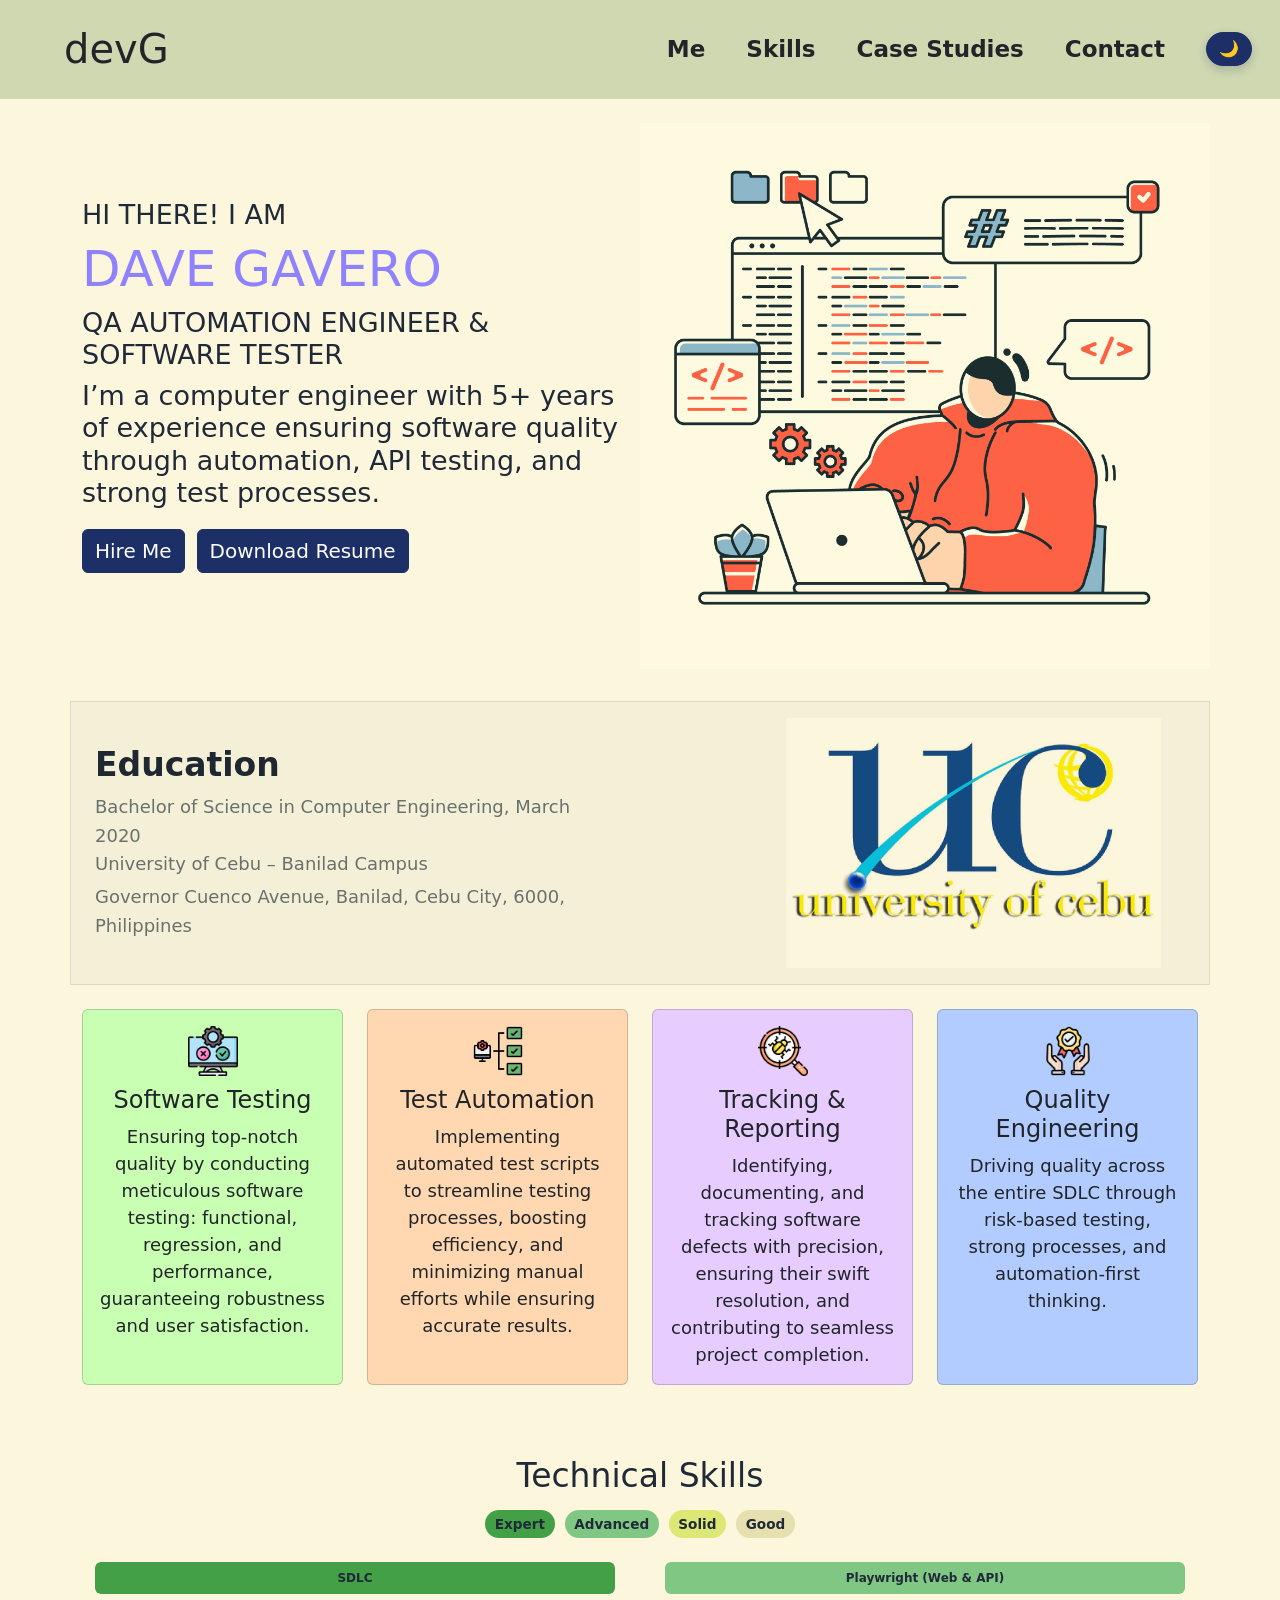
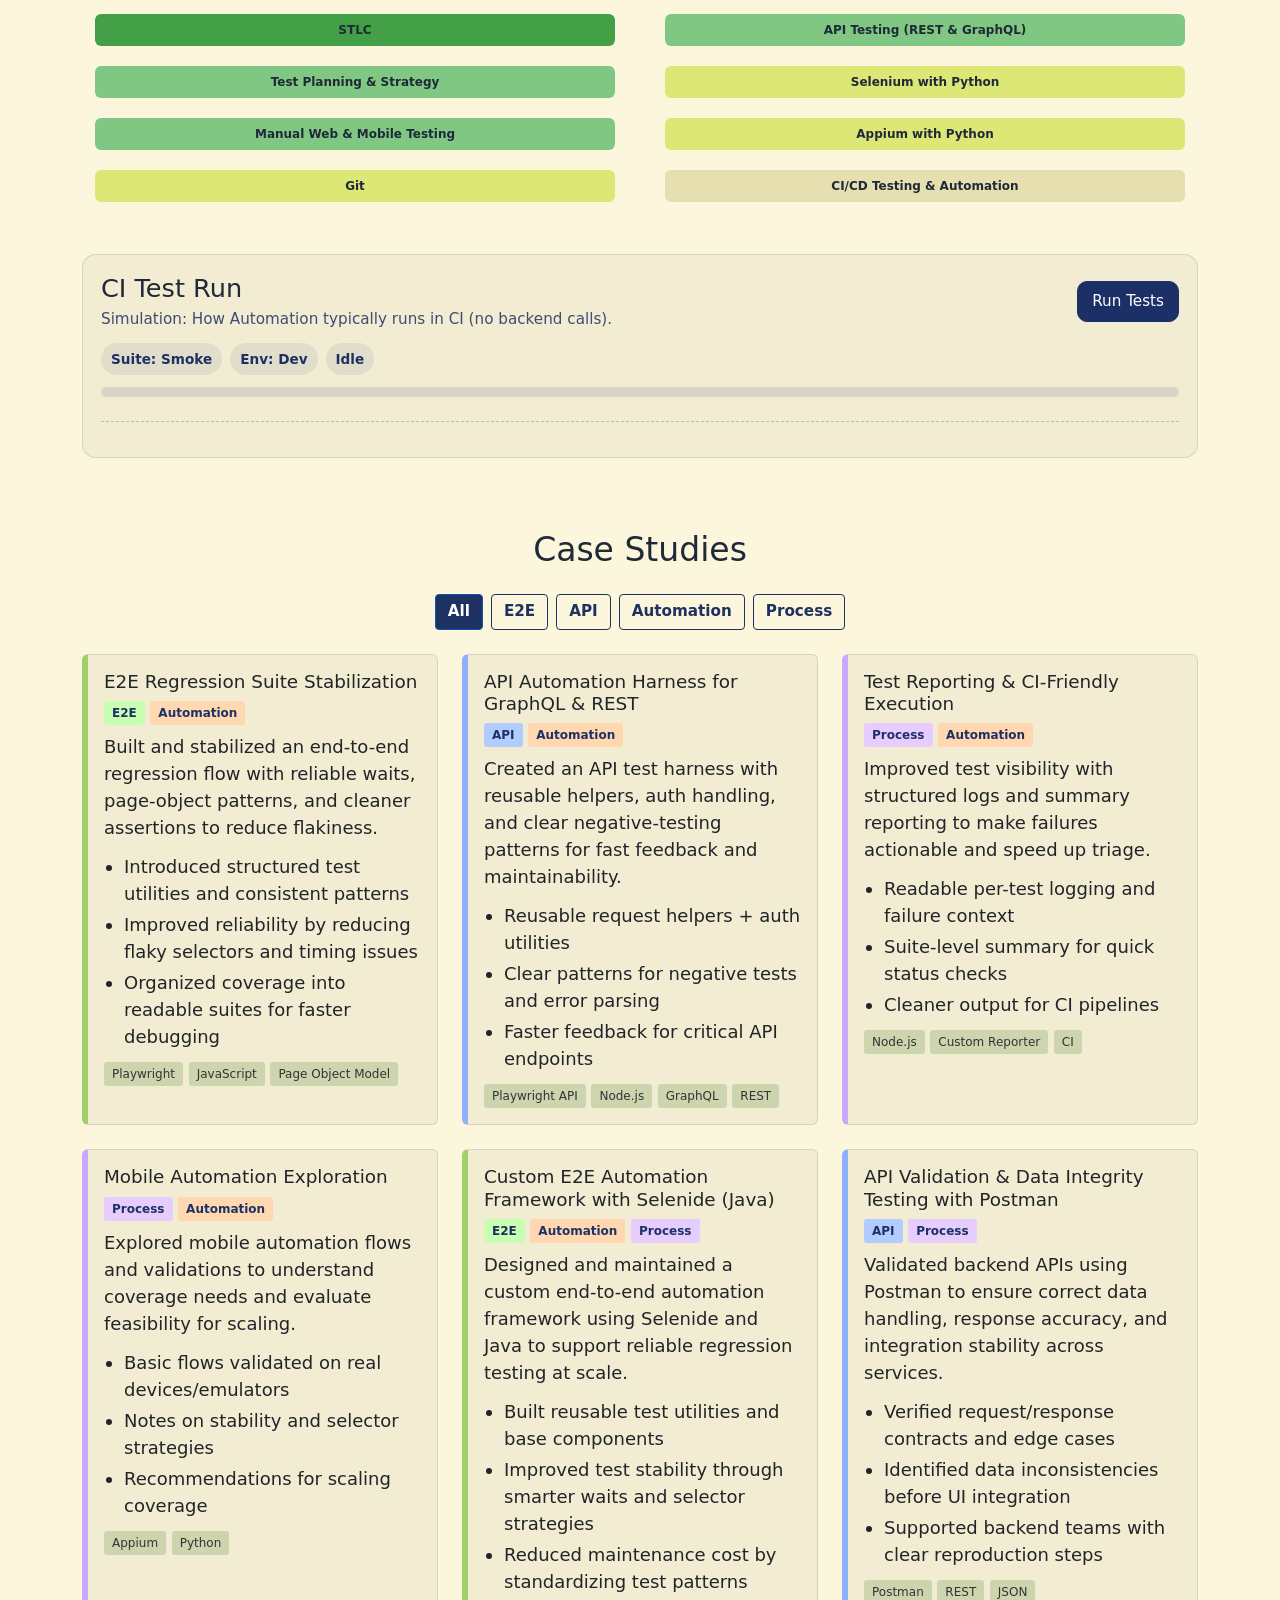
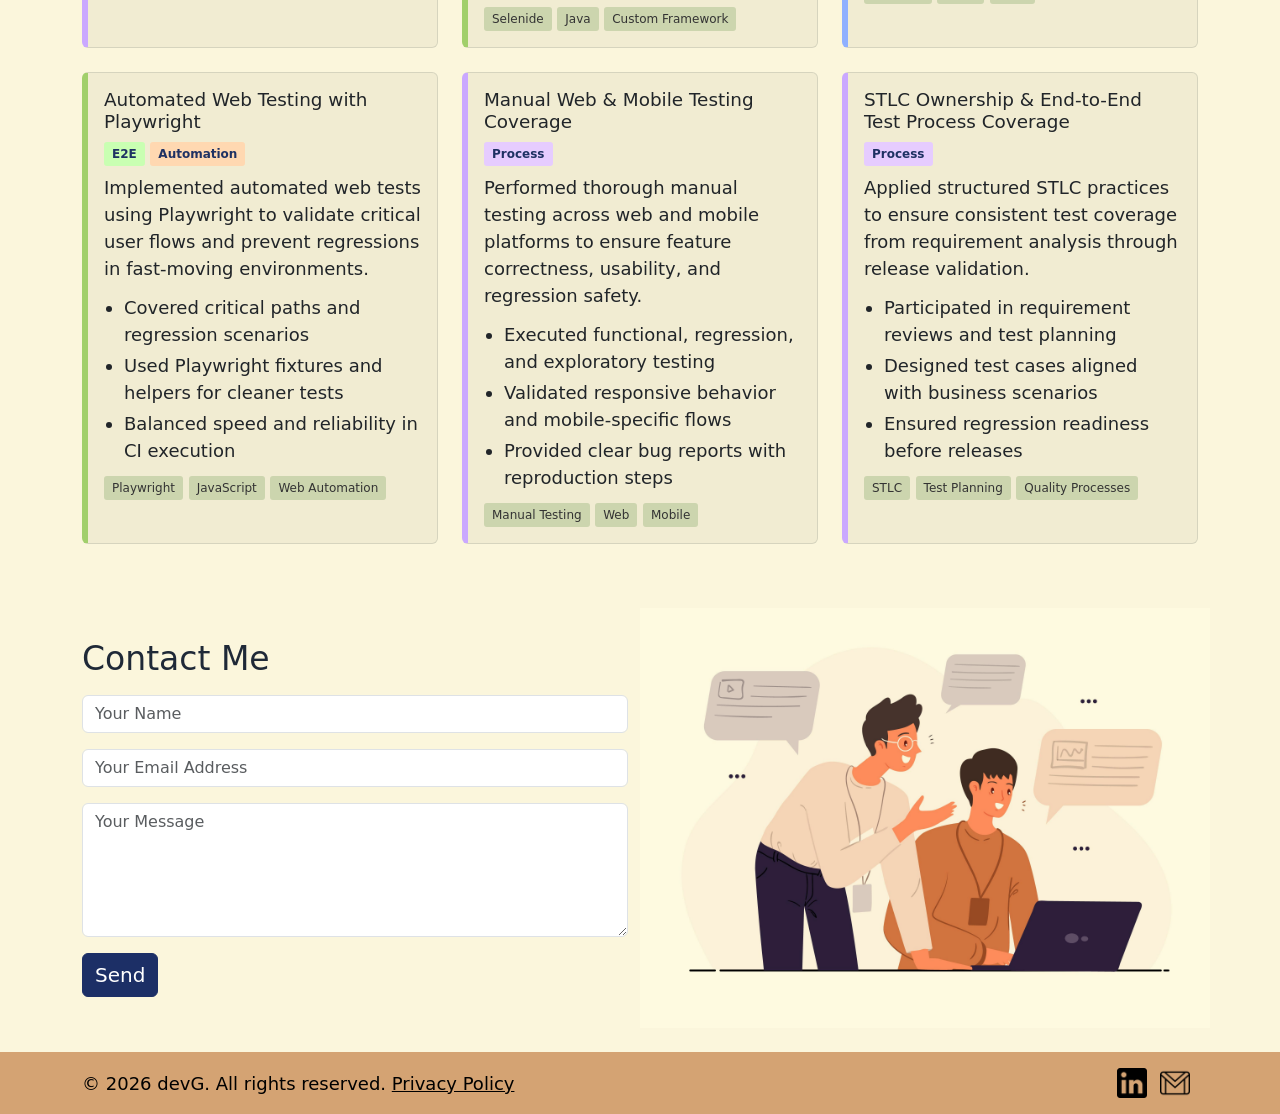
<file: index.html>
<!DOCTYPE html>
<html lang="en">
  <head>
    <link rel="icon" type="image/x-icon" href="images/boar-32x32.png" />
    <meta charset="UTF-8" />
    <meta name="viewport" content="width=device-width, initial-scale=1.0" />
    <!-- SEO STUFF -->
    <meta
      name="description"
      content="Quality Assurance Engineer specializing in automation and manual testing, showcasing professional experience, skills, and case studies."
    />
    <meta
      name="keywords"
      content="quality assurance engineer, automation, manual testing, softwaredeveloper, softwaretester, davegavero, devG"
    />
    <meta name="author" content="Dave Gavero" />
    <link rel="canonical" href="https://dgavero.github.io/" />
    <title>Quality Assurance Engineer | devG</title>
    <!-- Bootstrap CSS -->
    <link
      href="https://cdn.jsdelivr.net/npm/bootstrap@5.3.0/dist/css/bootstrap.min.css"
      rel="stylesheet"
    />
    <link rel="stylesheet" href="styles.css" />
  </head>

  <body class="custom-body-bg">
    <div class="sticky-top theme-bg-light">
      <header
        class="p-3 d-flex justify-content-between align-items-center custom-navbar-bg"
      >
        <h1 class="mb-0 ms-5">
          <a   
            href="/"
            class="text-decoration-none theme-text-dark d-block no-select"
            >devG</a
          >
        </h1>
        <nav class="navbar navbar-expand-lg theme-navbar">
          <div class="container-fluid custom-navbar-bg">
            <!-- Navbar content -->
            <!-- Brand and toggle get grouped for better mobile display -->
            <button
              class="navbar-toggler d-lg-none"
              type="button"
              onclick="toggleSidebar()"
            >
              <div class="animated-icon1">
                <span></span>
                <span></span>
                <span></span>
              </div>
            </button>
            <div class="collapse navbar-collapse" id="navbarNav">
              <ul class="navbar-nav">
                <li class="nav-item">
                  <a class="nav-link" href="#works">Me</a>
                </li>
                <li class="nav-item">
                  <a class="nav-link" href="#technical-skills">Skills</a>
                </li>
                <li class="nav-item">
                  <a class="nav-link" href="#case-studies">Case Studies</a>
                </li>
                <li class="nav-item">
                  <a class="nav-link" href="#contact">Contact</a>
                </li>
              </ul>
              <button
              type="button"
              id="theme-toggle"
              class="btn btn-sm ms-2 theme-toggle-btn"
              aria-label="Toggle dark mode"
              title="Toggle dark mode"
            >
              🌙
            </button>
            </div>
          </div>
        </nav>
      </header>
    </div>

    <!-- Sidebar content for smaller screens -->
    <div class="sidebar d-lg-none custom-navbar-bg" id="sidebar">
      <ul class="nav flex-column mt-5 navbar-nav ms-4">
        <li class="nav-item">
          <a class="nav-link" href="#works">Me</a>
        </li>
        <li class="nav-item">
          <a class="nav-link" href="#technical-skills">Skills</a>
        </li>
        <li class="nav-item">
          <a class="nav-link" href="#case-studies">Case Studies</a>
        </li>
        <li class="nav-item">
          <a class="nav-link" href="#contact">Contact</a>
        </li>
      </ul>      
    </div>
    <div class="sidebar-overlay" onclick="toggleSidebar()"></div>

    <div class="container py-3 my-2 sr-section" id="works">
      <div class="row align-items-center">
        <div class="col-md-6 custom-text">
          <h3>HI THERE! I AM</h3>
          <h1 id="custom-h1">DAVE GAVERO</h1>
          <h3>
            QA AUTOMATION ENGINEER & <br />
            SOFTWARE TESTER
          </h3>
          <h3>
            I’m a computer engineer with 5+ years of experience ensuring software quality through automation, 
            API testing, and strong test processes.
          </h3>
          <div class="mt-3 custom-text mb-3 hero-cta">
            <a
            href="#contact"
            class="btn btn-primary btn-md my-1 custom-button"
            id="custom-btns"
          >
            Hire Me
          </a>
            <a
              href="files/Dave_Gavero_QA_Automation_Engineer.pdf"
              class="btn btn-primary btn-md my-1 custom-button"
              id="custom-btns"
              download="Dave_Gavero_QA_Automation_Engineer.pdf"
            >
              Download Resume
            </a>
          </div>
        </div>
        <div class="col-md-6 hero-illustration">
          <img
            src="images/software-dev.jpg"
            alt="rivenchibi"
            class="img-fluid d-none d-md-block style-softedge"
          />
        </div>
      </div>
    </div>

    <div class="container theme-bg-light py-3 mt-3 style-softedge border sr-section no-select">
      <div class="container row align-items-center">
        <div class="education-details col-md-6 text-center text-md-start">
          <h2 class="fw-bold custom-text">Education</h2>
          <p class="mb-0 text-secondary" id="custom-texts">
            Bachelor of Science in Computer Engineering, March 2020
          </p>
          <p class="mb-1 text-secondary" id="custom-texts">
            University of Cebu – Banilad Campus
          </p>
          <p class="mb-0 text-secondary" id="custom-texts">
            Governor Cuenco Avenue, Banilad, Cebu City, 6000, Philippines
          </p>
        </div>
        <div class="col-md-6 col-auto text-end d-none d-md-block">
          <img src="images/uc_logo1.png" alt="uclogo" class="img-fluid" />
        </div>
      </div>
    </div>

    <div class="container text-center py-3 my-2 sr-section">
      <div class="row">
        <!-- Card 1: Software Testing -->
        <div class="col-xl-3 col-lg-6 mb-4">
          <div class="card h-100 service-card--testing">
            <div class="card-body">
              <img
                src="images/icons/software-testing.png"
                alt="softwaretesting"
                class="card-icons"
              />
              <h4 class="card-title">Software Testing</h4>
              <p class="card-text" id="custom-texts">
                Ensuring top-notch quality by conducting meticulous software
                testing: functional, regression, and performance, guaranteeing
                robustness and user satisfaction.
              </p>
            </div>
          </div>
        </div>

        <!-- Card 2: Test Automation -->
        <div class="col-xl-3 col-lg-6 mb-4">
          <div class="card h-100 service-card--automation">
            <div class="card-body">
              <img
                src="images/icons/test-automation.png"
                alt="automations"
                class="card-icons"
              />
              <h4 class="card-title">Test Automation</h4>
              <p class="card-text" id="custom-texts">
                Implementing automated test scripts to streamline testing
                processes, boosting efficiency, and minimizing manual efforts
                while ensuring accurate results.
              </p>
            </div>
          </div>
        </div>

        <!-- Card 3: Bug Tracking & Reporting -->
        <div class="col-xl-3 col-lg-6 mb-4">
          <div class="card h-100 service-card--tracking">
            <div class="card-body">
              <img
                src="images/icons/bug.png"
                alt="tracking"
                class="card-icons"
              />
              <h4 class="card-title">Tracking & Reporting</h4>
              <p class="card-text" id="custom-texts">
                Identifying, documenting, and tracking software defects with
                precision, ensuring their swift resolution, and contributing to
                seamless project completion.
              </p>
            </div>
          </div>
        </div>

        <!-- Card 4: Quality Engineering -->
        <div class="col-xl-3 col-lg-6 mb-4">
          <div class="card h-100 service-card--quality">
            <div class="card-body text-center">
              <img
                src="images/icons/qa-eng.png"
                alt="webcreate"
                class="card-icons"
              />
              <h4 class="card-title">Quality Engineering</h4>
              <p class="card-text" id="custom-texts">
                Driving quality across the entire SDLC through risk-based testing, 
                strong processes, and automation-first thinking.
              </p>
            </div>
          </div>
        </div>
      </div>
    </div>

    <div class="container sr-section no-select" id="technical-skills" aria-label="Technical skills">
      <div class="row justify-content-center">
        <div class="technical-skills-heading-wrap">
          <h2 class="text-center custom-text mb-0">Technical Skills</h2>
          <div class="skills-legend skills-legend--inline">
            <span class="skills-legend__tag skills-legend__tag--expert">Expert</span>
            <span class="skills-legend__tag skills-legend__tag--advanced">Advanced</span>
            <span class="skills-legend__tag skills-legend__tag--solid">Solid</span>
            <span class="skills-legend__tag skills-legend__tag--good">Good</span>
          </div>
        </div>
        <div
          class="col-md-6 skills-container"
          id="technical-skills-left"
          aria-label="Technical skills left column"
        ></div>

        <div
          class="col-md-6"
          id="technical-skills-right"
          aria-label="Technical skills right column"
        ></div>
      </div>
    </div>


    <!-- Signature Tester Interaction: Sample CI Test Run -->
<div class="container py-3 my-3 sr-section no-select" id="ci-demo" aria-label="Sample CI test run">
  <div class="ci-demo-card">
    <div class="ci-demo-header">
      <div>
        <h2 class="custom-text ci-demo-title mb-1">CI Test Run</h2>
        <p class="ci-demo-subtext mb-0">
          Simulation: How Automation typically runs in CI (no backend calls).
        </p>
      </div>

      <button
        type="button"
        id="ci-demo-run"
        class="btn btn-primary custom-button ci-demo-run"
        aria-label="Run sample test suite"
      >
        Run Tests
      </button>
    </div>

    <div class="ci-demo-meta">
      <span class="ci-meta-pill">Suite: Smoke</span>
      <span class="ci-meta-pill">Env: Dev</span>
      <span class="ci-meta-pill" id="ci-demo-status" aria-live="polite">Idle</span>
    </div>

    <div class="ci-progress" aria-label="Test run progress">
      <div class="ci-progress-bar" id="ci-demo-bar" style="width: 0%"></div>
    </div>

    <ul class="ci-log" id="ci-demo-log" aria-label="Test run logs"></ul>

    <div class="ci-demo-summary" id="ci-demo-summary" aria-live="polite"></div>
  </div>
</div>



    <div class="container py-3 my-2 sr-section no-select" id="case-studies" aria-label="Case studies">
      <h2 class="text-center custom-text my-4">Case Studies</h2>
      <div class="case-studies-tabs" role="tablist" aria-label="Filter case studies">
        <button type="button" class="btn btn-primary custom-button case-studies-tab active" data-filter="All" role="tab" aria-selected="true">All</button>
        <button type="button" class="btn btn-primary custom-button case-studies-tab" data-filter="E2E" role="tab" aria-selected="false">E2E</button>
        <button type="button" class="btn btn-primary custom-button case-studies-tab" data-filter="API" role="tab" aria-selected="false">API</button>
        <button type="button" class="btn btn-primary custom-button case-studies-tab" data-filter="Automation" role="tab" aria-selected="false">Automation</button>
        <button type="button" class="btn btn-primary custom-button case-studies-tab" data-filter="Process" role="tab" aria-selected="false">Process</button>
      </div>
      <div class="row" id="case-studies-cards"></div>
    </div>


    <div class="container py-3 my-2 sr-section" id="contact">
      <div class="row align-items-center justify-content-center">
        <div class="col-md-6">
          <h2 class="custom-text">Contact Me</h2>
          <form
            id="contactForm"
            action="https://formspree.io/f/mqedkrkz"
            method="POST"
          >
            <input type="hidden" name="_subject" value="New portfolio contact" />
            <div class="form-group my-3">
              <input
                type="text"
                class="form-control"
                id="name"
                name="name"
                placeholder="Your Name"
                required
              />
            </div>
            <div class="form-group my-3">
              <input
                type="email"
                class="form-control"
                id="email"
                name="email"
                placeholder="Your Email Address"
                required
              />
            </div>
            <div class="form-group my-3">
              <textarea
                class="form-control"
                id="message"
                name="message"
                rows="5"
                placeholder="Your Message"
                required
              ></textarea>
            </div>
            <button
              type="submit"
              class="btn btn-primary custom-button"
              id="custom-btns"
            >
              Send
            </button>
          </form>
        </div>
        <div class="col-md-6 d-none d-md-block contact-illustration">
          <img
            src="images/4630062.jpg"
            alt="riven"
            class="img-fluid style-softedge"
          />
        </div>
      </div>
    </div>

    <footer class="text-light py-3 custom-footer-bg">
      <div class="container custom-footer-bg">
        <div
          class="row align-items-center justify-content-center justify-content-md-between"
        >
          <div class="col-md-6 text-md-start text-center">
            <p id="custom-texts" class="mb-0 custom-footer-text">
              &copy; 2026 devG. All rights reserved.
              <a href="/privacy-policy/" class="text-info custom-footer-text"
                >Privacy Policy</a
              >
            </p>
          </div>
          <div class="col-md-6 text-md-end text-center mt-3 mt-md-0">
            <a
              href="https://www.linkedin.com/in/dgavero/"
              class="me-2 footer-icon"
              target="_blank"
              rel="noopener noreferrer"
            >
              <img
                src="/images/icons/b_linkedin.png"
                alt="LinkedIN"
                class="img-fluid"
              />
            </a>
            <a href="mailto:gaverodave@gmail.com" class="me-2 footer-icon">
              <img
                src="/images/icons/b_gmail.png"
                alt="Email"
                class="img-fluid"
              />
            </a>
          </div>
        </div>
      </div>
    </footer>

    <script src="https://cdn.jsdelivr.net/npm/bootstrap@5.3.0/dist/js/bootstrap.bundle.min.js"></script>

    <!-- Contact form success modal -->
    <div
      class="modal fade theme-modal"
      id="contactSuccessModal"
      tabindex="-1"
      aria-hidden="true"
    >
      <div class="modal-dialog modal-dialog-centered">
        <div class="modal-content">
          <div class="modal-header">
            <h5 class="modal-title">Message sent</h5>
            <button
              type="button"
              class="btn-close"
              data-bs-dismiss="modal"
              aria-label="Close"
            ></button>
          </div>
          <div class="modal-body">
            Thanks for reaching out. I'll get back to you soon.
          </div>
          <div class="modal-footer">
            <button
              type="button"
              class="btn btn-primary custom-button"
              data-bs-dismiss="modal"
            >
              Close
            </button>
          </div>
        </div>
      </div>
    </div>

    <!-- Contact form error modal -->
    <div
      class="modal fade theme-modal"
      id="contactErrorModal"
      tabindex="-1"
      aria-hidden="true"
    >
      <div class="modal-dialog modal-dialog-centered">
        <div class="modal-content">
          <div class="modal-header">
            <h5 class="modal-title">Message failed</h5>
            <button
              type="button"
              class="btn-close"
              data-bs-dismiss="modal"
              aria-label="Close"
            ></button>
          </div>
          <div class="modal-body">
            Form is temporarily unavailable—please email me directly at
            gaverodave@gmail.com
          </div>
          <div class="modal-footer">
            <button
              type="button"
              class="btn btn-secondary"
              data-bs-dismiss="modal"
            >
              Close
            </button>
          </div>
        </div>
      </div>
    </div>

    <script src="https://cdnjs.cloudflare.com/ajax/libs/jquery/3.6.0/jquery.min.js"></script>
    <script type="module" src="script.js"></script>
  </body>
</html>
</file>
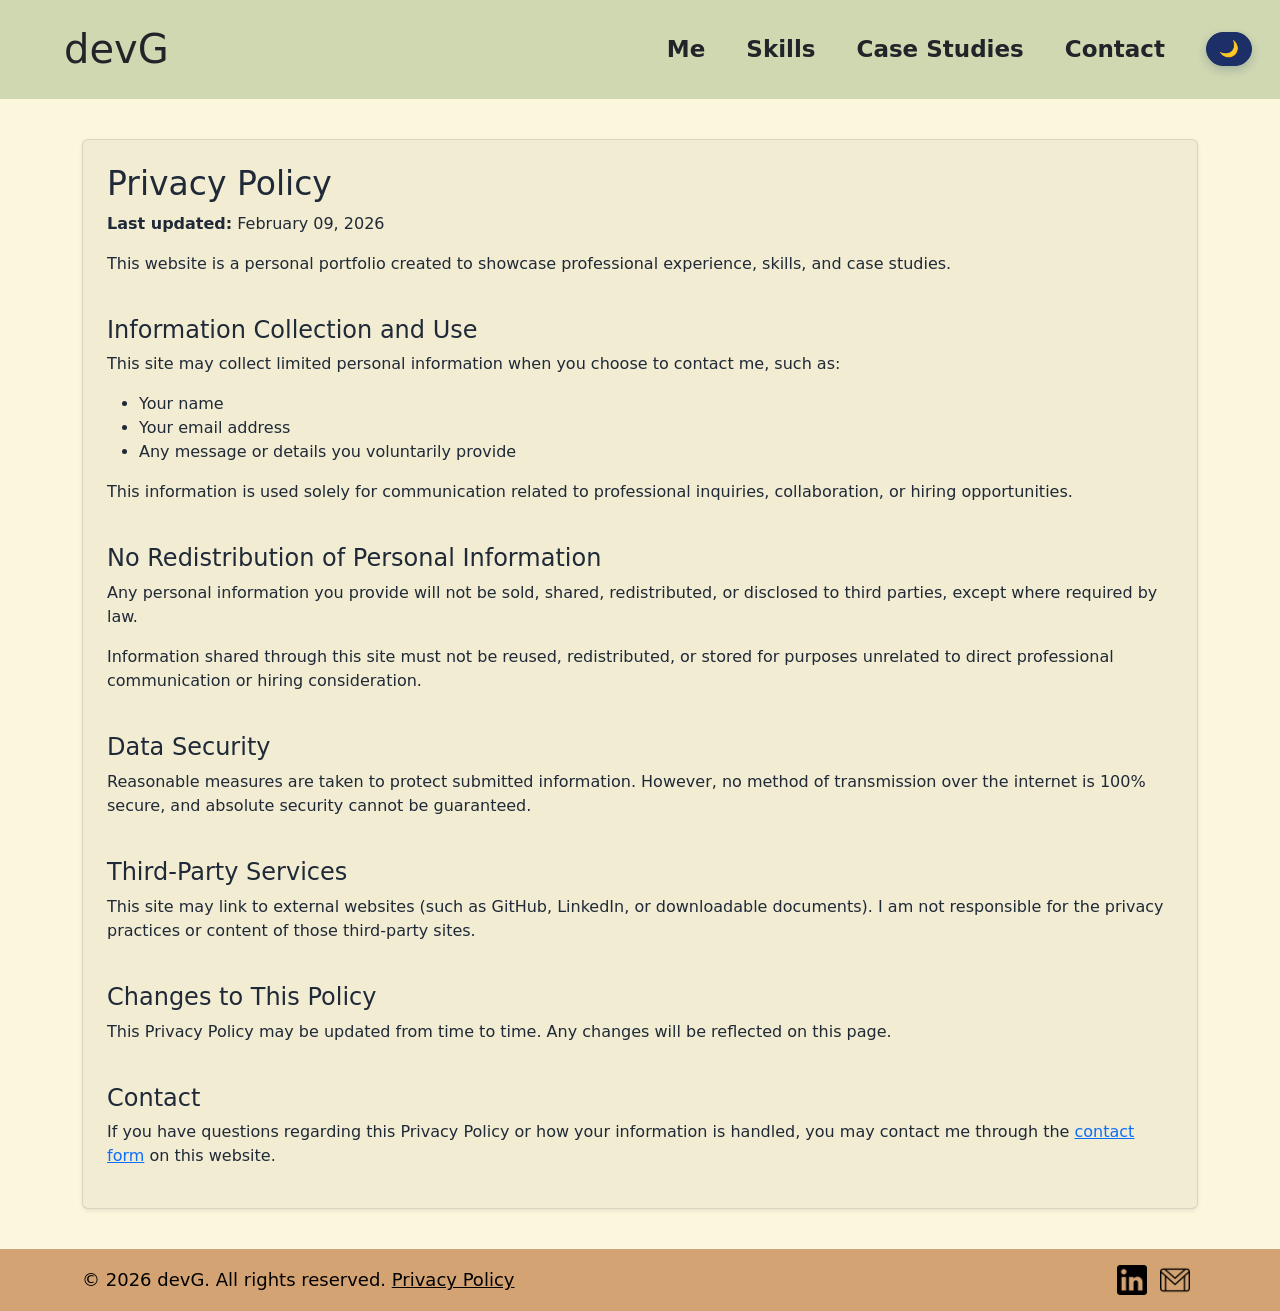
<file: privacy-policy/index.html>
<!DOCTYPE html>
<html lang="en">
  <head>
    <link rel="icon" type="image/x-icon" href="/images/boar-32x32.png" />
    <meta charset="UTF-8" />
    <meta name="viewport" content="width=device-width, initial-scale=1.0" />
    <meta
      name="description"
      content="Privacy Policy for devG portfolio website."
    />
    <meta name="author" content="Dave Gavero" />
    <link rel="canonical" href="https://dgavero.github.io/privacy-policy/" />
    <title>Privacy Policy | devG</title>
    <!-- Bootstrap CSS -->
    <link
      href="https://cdn.jsdelivr.net/npm/bootstrap@5.3.0/dist/css/bootstrap.min.css"
      rel="stylesheet"
    />
    <link rel="stylesheet" href="/styles.css" />
  </head>

  <body class="custom-body-bg">
    <div class="sticky-top theme-bg-light">
      <header
        class="p-3 d-flex justify-content-between align-items-center custom-navbar-bg"
      >
        <h1 class="mb-0 ms-5">
          <a
            href="/"
            class="text-decoration-none theme-text-dark d-block no-select"
            >devG</a
          >
        </h1>
        <nav class="navbar navbar-expand-lg theme-navbar">
          <div class="container-fluid custom-navbar-bg">
            <button
              class="navbar-toggler d-lg-none"
              type="button"
              onclick="toggleSidebar()"
            >
              <div class="animated-icon1">
                <span></span>
                <span></span>
                <span></span>
              </div>
            </button>
            <div class="collapse navbar-collapse" id="navbarNav">
              <ul class="navbar-nav">
                <li class="nav-item">
            <a class="nav-link" href="/#works">Me</a>
                </li>
                <li class="nav-item">
                  <a class="nav-link" href="/#technical-skills"
                    >Skills</a
                  >
                </li>
                <li class="nav-item">
                  <a class="nav-link" href="/#case-studies">Case Studies</a>
                </li>
                <li class="nav-item">
                  <a class="nav-link" href="/#contact">Contact</a>
                </li>
              </ul>
              <button
                type="button"
                id="theme-toggle"
                class="btn btn-sm ms-2 theme-toggle-btn"
                aria-label="Toggle dark mode"
                title="Toggle dark mode"
              >
                🌙
              </button>
            </div>
          </div>
        </nav>
      </header>
    </div>

    <div class="sidebar d-lg-none custom-navbar-bg" id="sidebar">
      <ul class="nav flex-column mt-5 navbar-nav ms-4">
        <li class="nav-item">
          <a class="nav-link" href="/#works">Me</a>
        </li>
        <li class="nav-item">
          <a class="nav-link" href="/#technical-skills">Skills</a>
        </li>
        <li class="nav-item">
          <a class="nav-link" href="/#case-studies">Case Studies</a>
        </li>
        <li class="nav-item">
          <a class="nav-link" href="/#contact">Contact</a>
        </li>
      </ul>
    </div>
    <div class="sidebar-overlay" onclick="toggleSidebar()"></div>

    <main class="container py-4 my-3 sr-section" aria-label="Privacy policy">
      <div class="card p-4 shadow-sm theme-card">
        <h2 class="custom-text mb-2">Privacy Policy</h2>
        <p class="mb-3"><strong>Last updated:</strong> February 09, 2026</p>

        <p>
          This website is a personal portfolio created to showcase professional
          experience, skills, and case studies.
        </p>

        <h4 class="mt-4">Information Collection and Use</h4>
        <p>This site may collect limited personal information when you choose to contact me, such as:</p>
        <ul>
          <li>Your name</li>
          <li>Your email address</li>
          <li>Any message or details you voluntarily provide</li>
        </ul>
        <p>
          This information is used solely for communication related to professional
          inquiries, collaboration, or hiring opportunities.
        </p>

        <h4 class="mt-4">No Redistribution of Personal Information</h4>
        <p>
          Any personal information you provide will not be sold, shared,
          redistributed, or disclosed to third parties, except where required by law.
        </p>
        <p>
          Information shared through this site must not be reused, redistributed, or
          stored for purposes unrelated to direct professional communication or
          hiring consideration.
        </p>

        <h4 class="mt-4">Data Security</h4>
        <p>
          Reasonable measures are taken to protect submitted information. However,
          no method of transmission over the internet is 100% secure, and absolute
          security cannot be guaranteed.
        </p>

        <h4 class="mt-4">Third-Party Services</h4>
        <p>
          This site may link to external websites (such as GitHub, LinkedIn, or
          downloadable documents). I am not responsible for the privacy practices
          or content of those third-party sites.
        </p>

        <h4 class="mt-4">Changes to This Policy</h4>
        <p>
          This Privacy Policy may be updated from time to time. Any changes will be
          reflected on this page.
        </p>

        <h4 class="mt-4">Contact</h4>
        <p>
          If you have questions regarding this Privacy Policy or how your
          information is handled, you may contact me through the
          <a href="/#contact">contact form</a> on this website.
        </p>
      </div>
    </main>

    <footer class="text-light py-3 custom-footer-bg">
      <div class="container custom-footer-bg">
        <div
          class="row align-items-center justify-content-center justify-content-md-between"
        >
          <div class="col-md-6 text-md-start text-center">
            <p id="custom-texts" class="mb-0 custom-footer-text">
              &copy; 2026 devG. All rights reserved.
              <a href="/privacy-policy/" class="text-info custom-footer-text"
                >Privacy Policy</a
              >
            </p>
          </div>
          <div class="col-md-6 text-md-end text-center mt-3 mt-md-0">
            <a
              href="https://www.linkedin.com/in/dgavero/"
              class="me-2 footer-icon"
              target="_blank"
              rel="noopener noreferrer"
            >
              <img
                src="/images/icons/b_linkedin.png"
                alt="LinkedIN"
                class="img-fluid"
              />
            </a>
            <a href="mailto:gaverodave@gmail.com" class="me-2 footer-icon">
              <img
                src="/images/icons/b_gmail.png"
                alt="Email"
                class="img-fluid"
              />
            </a>
          </div>
        </div>
      </div>
    </footer>

    <script src="https://cdn.jsdelivr.net/npm/bootstrap@5.3.0/dist/js/bootstrap.bundle.min.js"></script>
    <script type="module" src="/script.js"></script>
  </body>
</html>
</file>
<file: styles.css>
/* sizes in large screens  --- smol screens
   navbar - fs:25px  
   buttons - fs:20px
   h1 - 50px  -- 47 px
   h2 - 33px  -- 29 px
   h3 - 27px  -- 24px
   h4 - 24px  -- 22px
   p -  18px  -- 16px
*/

html {
  scroll-behavior: smooth;
}

/* =========================
   THEME (Light/Dark)
   ========================= */

:root {
  /* Core */
  --bg: #fbf6dc;              /* page background */
  --surface: #f1ecd2;         /* cards / sections */
  --surface2: #e9edc9;        /* CTA / secondary panels (NEW) */
  --text: #1f2937;            /* primary text */
  --mutedText: #6b7280;       /* muted text (RENAMED from --muted) */
  --muted: #6b7280;
  --border: rgba(31, 41, 55, 0.12);

  /* Brand */
  --brand: #1c2f66;           /* primary buttons */
  --brandText: #ffffff;

  /* Layout / Components */
  --navBg: #cfd8b1;           /* navbar */
  --footerBg: #d4a373;        /* footer background (NEW) */
  --chipBg: rgba(28, 47, 102, 0.10);
  --shadow: 0 6px 18px rgba(0, 0, 0, 0.06);
  --hoverScale: 1.06;

  --cardBg: var(--surface);
  --ctaBg: var(--surface2);
  --btnBg: var(--brand);
  --btnText: var(--brandText);
  --btnActiveBg: #ffffff;
  --btnActiveBorder: #1e3163;
  --btnActiveText: #1e3163;

  --headingAccent: #8e82fe;
  --navLinkHover: #ffffff;
  --cardHoverTitle: #0000ff;
  --progressFill: #a1cf6b;

  --sidebarBg: #bdbebe;
  --overlayBg: rgba(0, 0, 0, 0.5);
  --hamburgerBar1: #000000;
  --hamburgerBar2: #e3f2fd;
  --hamburgerBar3: #f3e5f5;

  --footerText: #000000;
  --heroBg: #fefae0;

  --bootstrapLightBg: #f8f9fa;
  --textDark: #212529;

  --toggleBg: #1c2f66;
  --toggleBorder: #1c2f66;
  --toggleIcon: #ffffff;
  --toggleShadow: rgba(28, 47, 102, 0.22);
  --toggleHoverBg: #223a7a;
  --toggleHoverIcon: #ffffff;
  --toggleFocus: rgba(28, 47, 102, 0.45);

  --tabBorder: #1e3163;
  --tabText: #1e3163;
  --tabHoverBg: rgba(30, 49, 99, 0.08);
  --tabActiveBg: #1e3163;
  --tabActiveText: #ffffff;

  --tagBaseBg: #e9edc9;
  --tagBaseText: #1e3163;
  --tagE2E: #c9ffb2;
  --tagApi: #b2ccff;
  --tagAutomation: #ffd8b1;
  --tagProcess: #e6ccff;
  --tagText: #1e3163;
  --tagBorderE2E: #a1cf6b;
  --tagBorderApi: #8fb0ff;
  --tagBorderAutomation: #ffbf8a;
  --tagBorderProcess: #caa8ff;

  --stackBadgeBg: #ccd5ae;
  --stackBadgeText: #333333;

  --serviceCardTesting: #c9ffb2;
  --serviceCardAutomation: #ffd8b1;
  --serviceCardTracking: #e6ccff;
  --serviceCardQuality: #b2ccff;

  --ciSubtext: rgba(30, 49, 99, 0.85);
  --ciPillBg: rgba(30, 49, 99, 0.08);
  --ciPillText: #1e3163;
  --ciProgressTrack: rgba(30, 49, 99, 0.12);
  --ciProgressFill: #1e3163;
  --ciLogBg: rgba(255, 255, 255, 0.35);
  --ciLogBorder: rgba(0, 0, 0, 0.06);
  --ciLogText: #1e3163;
  --ciSummaryBorder: rgba(30, 49, 99, 0.25);
  --ciSummaryText: #1e3163;
}

  
  html[data-theme="dark"] {
    --bg: #121b2d;        /* deep navy (lighter) */
    --surface: #182338;   /* card surface */
    --surface2: #1b2842;
    --text: #e5e7eb;
    --mutedText: #9ca3af;
    --muted: #9ca3af;
    --border: rgba(229, 231, 235, 0.12);
  
    --brand: #6ea8ff;     /* soft “electric” accent */
    --brandText: #0b1220;
  
    --navBg: #162235;
    --chipBg: rgba(110, 168, 255, 0.16);
    --shadow: 0 10px 26px rgba(0, 0, 0, 0.35);
    --hoverScale: 1.06;

    --cardBg: #22324a;
    --ctaBg: var(--surface2);
    --btnBg: var(--brand);
    --btnText: var(--brandText);
    --btnActiveBg: #0b1220;
    --btnActiveBorder: #6ea8ff;
    --btnActiveText: #e5e7eb;

    --headingAccent: #b6adff;
    --navLinkHover: #e5e7eb;
    --cardHoverTitle: #93c5fd;
    --progressFill: #7fcf8f;

    --sidebarBg: #111827;
    --overlayBg: rgba(0, 0, 0, 0.6);
    --hamburgerBar1: #e5e7eb;
    --hamburgerBar2: #7aa2ff;
    --hamburgerBar3: #d7c9ff;

    --footerBg: #162235;
    --footerText: #e5e7eb;
    --heroBg: #1a263d;

    --bootstrapLightBg: #1a263d;
    --textDark: #e5e7eb;

    --toggleBg: #e9edc9;
    --toggleBorder: #6ea8ff;
    --toggleIcon: #1c2f66;
    --toggleShadow: rgba(110, 168, 255, 0.28);
    --toggleHoverBg: #f3f6dd;
    --toggleHoverIcon: #1c2f66;
    --toggleFocus: rgba(110, 168, 255, 0.6);

    --tabBorder: #6ea8ff;
    --tabText: #e5e7eb;
    --tabHoverBg: rgba(110, 168, 255, 0.16);
    --tabActiveBg: #6ea8ff;
    --tabActiveText: #0b1220;

    --tagBaseBg: #2b3b57;
    --tagBaseText: #f8fafc;
    --tagE2E: #3a5f42;
    --tagApi: #3a4f7a;
    --tagAutomation: #6a4a33;
    --tagProcess: #4a3c66;
    --tagText: #f8fafc;
    --tagBorderE2E: #7fcf8f;
    --tagBorderApi: #9bb6ff;
    --tagBorderAutomation: #f1b58a;
    --tagBorderProcess: #caa8ff;

    --stackBadgeBg: #1b2b45;
    --stackBadgeText: #e5e7eb;

    --serviceCardTesting: #3a5a42;
    --serviceCardAutomation: #5a4332;
    --serviceCardTracking: #4a3b61;
    --serviceCardQuality: #30456f;

    --ciSubtext: rgba(229, 231, 235, 0.78);
    --ciPillBg: rgba(110, 168, 255, 0.16);
    --ciPillText: #dbeafe;
    --ciProgressTrack: rgba(110, 168, 255, 0.2);
    --ciProgressFill: #6ea8ff;
    --ciLogBg: rgba(15, 23, 42, 0.7);
    --ciLogBorder: rgba(148, 163, 184, 0.2);
    --ciLogText: #e5e7eb;
    --ciSummaryBorder: rgba(148, 163, 184, 0.35);
    --ciSummaryText: #e5e7eb;
  }

  html[data-theme="dark"] .progress-bar {
    color: #e5e7eb;
  }

  html[data-theme="dark"] .text-secondary {
    color: var(--mutedText) !important;
  }
  
  /* Apply theme */
  body {
    background: var(--bg);
    color: var(--text);
  }
  
  /* Optional: smooth but not over-animated */
  @media (prefers-reduced-motion: no-preference) {
    body {
      transition: background-color 180ms ease, color 180ms ease;
    }
  }

/* common styles for custom fonts  */
#custom-h1 {
  font-size: 50px;
  color: var(--headingAccent);
}

.custom-text h3 {
  font-weight: normal;
  font-size: 27px;
}

/* for p */
#custom-texts {
  font-size: 18px;
}

/* for h2 */
.custom-text {
  font-size: 33px;
}

/* for h4 card title */
.card-title {
  font-size: 24px;
}

/* Custom styles for navigation */
.navbar-nav .nav-link {
  margin-right: 25px;
  font-size: 23px;
  font-weight: bold;
  transition: transform 0.3s ease-in-out;
  /* Smooth transition for color change */
}

.navbar-nav .nav-link:hover {
  color: var(--navLinkHover); /* Change color on hover */
  transform: scale(var(--hoverScale)); /* Scale effect on hover */
}

/* Uniform Format for buttons */
.custom-button {
  transition: transform 0.5s ease-in-out;
  color: var(--btnText);
  background-color: var(--btnBg);
  border-color: var(--btnBg);
}

#custom-btns.custom-button {
  font-size: 20px;
}

/* Hover effect to enlarge the buttons */
.custom-button:hover {
  transform: scale(var(--hoverScale));
  color: var(--btnBg);
  background-color: var(--brandText);
  border-color: var(--btnBg);
}

.custom-button:active {
  background-color: var(--btnActiveBg) !important;
  border-color: var(--btnActiveBorder);
  color: var(--btnActiveText);
}

.hero-cta {
  display: flex;
  flex-wrap: wrap;
  gap: 12px;
  align-items: center;
}

/* Custom styles for education details and background*/
.education-details {
  font-size: 16px;
  /* Adjust font size */
  font-weight: 500;
  /* Adjust font weight */
  line-height: 1.6;
  /* Adjust line height */
}

/* icons in highlight section */
.card-icons {
  width: 50px;
  height: 50px;
  margin-bottom: 10px;
}

/* Offset anchor scroll for fixed header */
#works,
#technical-skills,
#case-studies,
#services,
#contact {
  scroll-margin-top: 90px; /* adjust if navbar height changes */
}

@media (max-width: 768px) {
  #works,
  #technical-skills,
  #case-studies,
  #services,
  #contact {
    scroll-margin-top: 110px;
  }
}

/* cards */
.card {
  cursor: default;
}

/* for progress bar style */

.skills-container {
  display: flex;
  flex-direction: column;
  align-items: center;
}

.skill {
  margin-bottom: 20px;
  width: 100%;
}

.progress {
  position: relative;
  height: 32px;
  max-width: 520px;
  margin-left: auto;
  margin-right: auto;
}

/* CSS for progress bar */
.progress-bar {
  background: var(--progressFill);
  border-radius: 5px;
  display: flex;
  align-items: center;
  justify-content: center;
  font-weight: 600;
  color: #1f2937;
}

.skill-level--expert {
  background-color: #43a047;
}

.skill-level--advanced {
  background-color: #81c784;
}

.skill-level--solid {
  background-color: #dce775;
}

.skill-level--good {
  background-color: #e6dfaf;
}

.skills-legend {
  display: flex;
  flex-wrap: wrap;
  align-items: center;
  justify-content: center;
  gap: 10px;
  margin: 0.5rem 0 1.5rem;
}

.skills-legend--inline {
  margin: 0.25rem 0 0;
}

.skills-legend__tag {
  font-size: 0.85rem;
  font-weight: 600;
  padding: 0.25rem 0.6rem;
  border-radius: 999px;
  color: #1f2937;
}

.skills-legend__tag--expert {
  background-color: #43a047;
}

.skills-legend__tag--advanced {
  background-color: #81c784;
}

.skills-legend__tag--solid {
  background-color: #dce775;
}

.skills-legend__tag--good {
  background-color: #e6dfaf;
}

html[data-theme="dark"] .progress-bar,
html[data-theme="dark"] .skills-legend__tag {
  color: #0b1220;
}

.theme-card {
  background-color: var(--surface);
  border: 1px solid var(--border);
  color: var(--text);
}

.skill p {
  margin-bottom: 5px;
  /* Add margin below each text */
  font-weight: bold;
  /* Make the skills bold */
}

/* Scroll reveal sections */
.sr-section {
  opacity: 0;
  transform: translateY(10px);
  transition: opacity 200ms ease-out, transform 200ms ease-out;
  will-change: opacity, transform;
}

.sr-section.sr-section--visible {
  opacity: 1;
  transform: translateY(0);
}

/* Technical Skills heading */
.technical-skills-heading-wrap {
  width: 100%;
  display: flex;
  flex-direction: column;
  align-items: center;
  justify-content: center;
  gap: 10px;
  margin: 1.5rem 0;
}

/*  for SMALL RESOLUTION 0px to 767px*/
@media (max-width: 767px) {
  /* common styles for custom fonts  */
  #custom-h1 {
    font-size: 45px;
  }

  .custom-text h3 {
    font-weight: normal;
    font-size: 19px;
  }

  /* for p */
  #custom-texts {
    font-size: 15px;
  }

  /* for h2 */
  .custom-text {
    font-size: 27px;
  }

  /* for h4 card title */
  .card-title {
    font-size: 20px;
  }

  .custom-button {
    width: 70%;
    margin-left: auto;
    margin-right: auto;
    display: block;
  }

  #custom-btns.custom-button {
    font-size: 18px;
  }

  .custom-text {
    text-align: center;
  }

  .skill {
    width: 70%;
    margin-left: auto;
    margin-right: auto;
    display: block;
  }

  .technical-skills-heading-wrap {
    flex-wrap: wrap;
    gap: 8px;
  }
}

@media (prefers-reduced-motion: reduce) {
  .sr-section {
    opacity: 1;
    transform: none;
    transition: none;
  }
}

/* to continue investigate why dili ma center ang CTA bsta low screen reso */

/* FOR MEDIUM SCREENS 768px to 991px */
@media (max-width: 991px) {
  /* common styles for custom fonts  */
  #custom-h1 {
    font-size: 47px;
  }

  .custom-text h3 {
    font-weight: normal;
    font-size: 23px;
  }

  /* for p */
  #custom-texts {
    font-size: 16px;
  }

  /* for h2 */
  .custom-text {
    font-size: 29px;
  }

  /* for h4 card title */
  .card-title {
    font-size: 22px;
  }

  .custom-button {
    width: 80%;
    margin-left: auto;
    margin-right: auto;
    display: block;
  }

  #custom-btns.custom-button {
    font-size: 18px;
  }

  .skill {
    width: 80%;
    margin-left: auto;
    margin-right: auto;
    display: block;
  }

  /* for sidebar --FOR LOW AND MEDIUM */
  .sidebar {
    position: fixed;
    top: 0;
    left: -40%;
    /* Initially off the screen */
    width: 40%;
    height: 100vh;
    background-color: var(--sidebarBg);
    /* Set your desired color */
    box-shadow: 2px 0 5px rgba(0, 0, 0, 0.1);
    /* Adding shadow */
    transition: all 0.3s ease;
    z-index: 999;
    /* Ensure sidebar appears above other content */
  }

  .sidebar.show {
    left: 0;
    /* Display the sidebar */
  }

  /* Adding overlay effect to the main content when sidebar is open */
  .sidebar-overlay {
    position: fixed;
    top: 0;
    left: 0;
    width: 100%;
    height: 100%;
    background-color: var(--overlayBg);
    /* Semi-transparent black */
    z-index: 998;
    /* Below the sidebar */
    display: none;
    /* Initially hidden */
  }

  .sidebar.show + .sidebar-overlay {
    display: block;
    /* Show the overlay when sidebar is open */
  }

  /* for navlink in sidebar */
  .navbar-nav .nav-link {
    margin-right: 15px;
    font-size: 20px;
    font-weight: bold;
    transition: transform 0.3s ease-in-out;
    /* Smooth transition for color change */
  }

  .navbar-nav .nav-link:hover {
    color: var(--navLinkHover);
    transform: scale(1);
  }

  /* NAVBAR customization - removing the box */
  .navbar-toggler {
    padding: 0;
    /* Remove any padding that might affect the button size */
    border: none !important;
    background-color: transparent !important;
    outline: none;
  }

  /* Remove the border and background for inner elements creating the icon appearance */
  .navbar-toggler .navbar-toggler-icon {
    border: none !important;
    background-color: transparent !important;
    outline: none;
  }

  /* Remove focus and active states for the toggler */
  .navbar-toggler:focus,
  .navbar-toggler:active {
    outline: none !important;
    box-shadow: none !important;
  }
}

/* For LARGE SCREENS  992px to 1199px */
@media (min-width: 992px) and (max-width: 1199px) {
  .custom-button {
    width: 30%;
    margin-left: auto;
    margin-right: auto;
    display: inline;
  }

  #custom-btns.custom-button {
    font-size: 18px;
  }
}

/* Footer styles */
.footer-icon {
  width: 30px;
  height: 30px;
  display: inline-block;
  margin-right: 0.5rem;
  transition: transform 0.3s ease-in-out;
  /* Adding smooth transition for the effect */
}

/* Hover effect to enlarge the icons */
.footer-icon:hover {
  transform: scale(var(--hoverScale));
  /* Increase the size when hovered */
}

/* hamburger to X transition */
/* Icon 1 */

.animated-icon1,
.animated-icon2,
.animated-icon3 {
  width: 30px;
  height: 20px;
  position: relative;
  margin: 0px;
  -webkit-transform: rotate(0deg);
  -moz-transform: rotate(0deg);
  -o-transform: rotate(0deg);
  transform: rotate(0deg);
  -webkit-transition: 0.5s ease-in-out;
  -moz-transition: 0.5s ease-in-out;
  -o-transition: 0.5s ease-in-out;
  transition: 0.5s ease-in-out;
  cursor: pointer;
}

.animated-icon1 span,
.animated-icon2 span,
.animated-icon3 span {
  display: block;
  position: absolute;
  height: 3px;
  width: 100%;
  border-radius: 9px;
  opacity: 1;
  left: 0;
  -webkit-transform: rotate(0deg);
  -moz-transform: rotate(0deg);
  -o-transform: rotate(0deg);
  transform: rotate(0deg);
  -webkit-transition: 0.25s ease-in-out;
  -moz-transition: 0.25s ease-in-out;
  -o-transition: 0.25s ease-in-out;
  transition: 0.25s ease-in-out;
}

.animated-icon1 span {
  background: var(--hamburgerBar1);
}

.animated-icon2 span {
  background: var(--hamburgerBar2);
}

.animated-icon3 span {
  background: var(--hamburgerBar3);
}

.animated-icon1 span:nth-child(1) {
  top: 0px;
}

.animated-icon1 span:nth-child(2) {
  top: 10px;
}

.animated-icon1 span:nth-child(3) {
  top: 20px;
}

.animated-icon1.open span:nth-child(1) {
  top: 11px;
  -webkit-transform: rotate(135deg);
  -moz-transform: rotate(135deg);
  -o-transform: rotate(135deg);
  transform: rotate(135deg);
}

.animated-icon1.open span:nth-child(2) {
  opacity: 0;
  left: -60px;
}

.animated-icon1.open span:nth-child(3) {
  top: 11px;
  -webkit-transform: rotate(-135deg);
  -moz-transform: rotate(-135deg);
  -o-transform: rotate(-135deg);
  transform: rotate(-135deg);
}

/* Icon 3*/

.animated-icon2 span:nth-child(1) {
  top: 0px;
}

.animated-icon2 span:nth-child(2),
.animated-icon2 span:nth-child(3) {
  top: 10px;
}

.animated-icon2 span:nth-child(4) {
  top: 20px;
}

.animated-icon2.open span:nth-child(1) {
  top: 11px;
  width: 0%;
  left: 50%;
}

.animated-icon2.open span:nth-child(2) {
  -webkit-transform: rotate(45deg);
  -moz-transform: rotate(45deg);
  -o-transform: rotate(45deg);
  transform: rotate(45deg);
}

.animated-icon2.open span:nth-child(3) {
  -webkit-transform: rotate(-45deg);
  -moz-transform: rotate(-45deg);
  -o-transform: rotate(-45deg);
  transform: rotate(-45deg);
}

.animated-icon2.open span:nth-child(4) {
  top: 11px;
  width: 0%;
  left: 50%;
}

/* Icon 4 */

.animated-icon3 span:nth-child(1) {
  top: 0px;
  -webkit-transform-origin: left center;
  -moz-transform-origin: left center;
  -o-transform-origin: left center;
  transform-origin: left center;
}

.animated-icon3 span:nth-child(2) {
  top: 10px;
  -webkit-transform-origin: left center;
  -moz-transform-origin: left center;
  -o-transform-origin: left center;
  transform-origin: left center;
}

.animated-icon3 span:nth-child(3) {
  top: 20px;
  -webkit-transform-origin: left center;
  -moz-transform-origin: left center;
  -o-transform-origin: left center;
  transform-origin: left center;
}

.animated-icon3.open span:nth-child(1) {
  -webkit-transform: rotate(45deg);
  -moz-transform: rotate(45deg);
  -o-transform: rotate(45deg);
  transform: rotate(45deg);
  top: 0px;
  left: 8px;
}

.animated-icon3.open span:nth-child(2) {
  width: 0%;
  opacity: 0;
}

.animated-icon3.open span:nth-child(3) {
  -webkit-transform: rotate(-45deg);
  -moz-transform: rotate(-45deg);
  -o-transform: rotate(-45deg);
  transform: rotate(-45deg);
  top: 21px;
  left: 8px;
}

.no-select {
  user-select: none;
  -moz-user-select: none;
  -webkit-user-select: none;
  -ms-user-select: none;
}

/* SITE COLOR SETUP
/* SITE COLOR SETUP
/* SITE COLOR SETUP
CCD5AE
E9EDC9
FEFAE0
FAEDCD
D4A373
*/

/*  COLOR FOR HEADER  */
.custom-navbar-bg,
.navbar-collapse,
.navbar-nav,
.navbar-toggler {
  background-color: var(--navBg);
}

/* COLOR FOR FOOTER */
.custom-footer-text {
  color: var(--footerText) !important;
}
.custom-footer-bg { background-color: var(--footerBg); }
.custom-cta-bg { background-color: var(--ctaBg) !important; }
.custom-body-bg { background-color: var(--bg) !important; }
.theme-bg-light { background-color: var(--bootstrapLightBg) !important; }
.theme-text-dark { color: var(--textDark) !important; }
.theme-toggle-btn {
  color: var(--toggleIcon);
  border-color: var(--toggleBorder);
  background-color: var(--toggleBg);
  border-radius: 999px;
  min-width: 44px;
  height: 34px;
  padding: 0 12px;
  display: inline-flex;
  align-items: center;
  justify-content: center;
  line-height: 1;
  font-size: 16px;
  box-shadow: 0 4px 10px var(--toggleShadow);
  transition: transform 0.2s ease, background-color 0.2s ease,
    color 0.2s ease, box-shadow 0.2s ease;
}
.theme-toggle-btn:hover {
  color: var(--toggleHoverIcon);
  background-color: var(--toggleHoverBg);
  border-color: var(--toggleBorder);
  transform: scale(var(--hoverScale));
  box-shadow: 0 6px 14px var(--toggleShadow);
}
.theme-toggle-btn:focus-visible {
  outline: 2px solid var(--toggleFocus);
  outline-offset: 2px;
}

/* Contact modal theming */
.theme-modal .modal-content {
  background-color: var(--surface);
  color: var(--text);
  border: 1px solid var(--border);
}

.theme-modal .modal-header,
.theme-modal .modal-footer {
  border-color: var(--border);
}

.theme-modal .btn-close {
  filter: none;
}

html[data-theme="dark"] .theme-modal .btn-close {
  filter: invert(1);
}
.theme-navbar .navbar-nav .nav-link { color: var(--textDark); }
.service-card--testing { background-color: var(--serviceCardTesting); }
.service-card--automation { background-color: var(--serviceCardAutomation); }
.service-card--tracking { background-color: var(--serviceCardTracking); }
.service-card--quality { background-color: var(--serviceCardQuality); }

html[data-theme="dark"] .service-card--testing,
html[data-theme="dark"] .service-card--automation,
html[data-theme="dark"] .service-card--tracking,
html[data-theme="dark"] .service-card--quality,
html[data-theme="dark"] .case-study-card .card {
  color: var(--text);
}


/* IMAGE BLENDING EDGES */

.style-softedge {
  mix-blend-mode: multiply;
}

html[data-theme="dark"] .style-softedge {
  mix-blend-mode: normal;
}

html[data-theme="dark"] .hero-illustration img,
html[data-theme="dark"] .contact-illustration img {
  filter: drop-shadow(0 0 0 transparent) !important;
  box-shadow: none !important;
  background-color: #ffffff;
  display: block;
}

html[data-theme="dark"] .hero-illustration,
html[data-theme="dark"] .contact-illustration {
  background-color: #ffffff;
}

/* Hero illustration container blending */
.hero-illustration {
  background-color: var(--heroBg); /* match .custom-body-bg */
  border: none;
  box-shadow: none;
}

.contact-illustration {
  background-color: var(--heroBg); /* match .custom-body-bg */
  border: none;
  box-shadow: none;
}

/* Case Studies section */
.case-studies-tabs {
  display: flex;
  flex-wrap: wrap;
  justify-content: center;
  gap: 0.5rem;
  margin-bottom: 1.5rem;
}

.case-studies-tab {
  padding: 0.35rem 0.75rem;
  font-size: 0.95rem;
  font-weight: 600;
  border: 1px solid var(--tabBorder);
  background-color: transparent;
  color: var(--tabText);
  border-radius: 4px;
  cursor: pointer;
  transition: background-color 0.15s ease, color 0.15s ease;
}

.case-studies-tab:hover {
  background-color: var(--tabHoverBg);
}

.case-studies-tab.active {
  background-color: var(--tabActiveBg);
  color: var(--tabActiveText);
}

.case-study-card {
  transition: opacity 0.15s ease;
}

.case-study-card.hidden {
  display: none !important;
}

.case-study-card .card {
  height: 100%;
  background-color: var(--cardBg);
  border: 1px solid var(--border);
  border-left: 6px solid transparent;

}

.case-study-card .card-title {
  font-size: 1.15rem;
  margin-bottom: 0.5rem;
}

.case-study-tags {
  display: flex;
  flex-wrap: wrap;
  gap: 0.35rem;
  margin-bottom: 0.5rem;
}

.case-study-tag {
  font-size: 0.75rem;
  padding: 0.2rem 0.5rem;
  background-color: var(--tagBaseBg);
  color: var(--tagBaseText);
  border-radius: 3px;
  font-weight: 600;
}

/* --- Case Studies: tag colors (soft pastel palette) --- */
.case-study-tag--e2e {
  background-color: var(--tagE2E); /* matches your green card vibe */
  color: var(--tagText);
}

.case-study-tag--api {
  background-color: var(--tagApi); /* matches your blue card vibe */
  color: var(--tagText);
}

.case-study-tag--automation {
  background-color: var(--tagAutomation); /* matches your orange card vibe */
  color: var(--tagText);
}

.case-study-tag--process {
  background-color: var(--tagProcess); /* matches your purple card vibe */
  color: var(--tagText);
}

.case-study-card[data-primary="E2E"] .card {
  border-left-color: var(--tagBorderE2E);
}

.case-study-card[data-primary="API"] .card {
  border-left-color: var(--tagBorderApi);
}

.case-study-card[data-primary="Automation"] .card {
  border-left-color: var(--tagBorderAutomation);
}

.case-study-card[data-primary="Process"] .card {
  border-left-color: var(--tagBorderProcess);
}

.case-study-card .card-text {
  font-size: 0.95rem;
  margin-bottom: 0.75rem;
}

.case-study-highlights {
  list-style: disc;
  padding-left: 1.25rem;
  margin-bottom: 0.75rem;
  font-size: 0.9rem;
}

.case-study-highlights li {
  margin-bottom: 0.25rem;
}

.case-study-stack {
  display: flex;
  flex-wrap: wrap;
  gap: 0.35rem;
  align-items: center;
}

.case-study-stack-badge {
  font-size: 0.75rem;
  padding: 0.2rem 0.5rem;
  background-color: var(--stackBadgeBg);
  color: var(--stackBadgeText);
  border-radius: 3px;
}

@media (max-width: 767px) {
  .case-studies-tabs {
    gap: 0.4rem;
  }

  .case-studies-tab {
    padding: 0.3rem 0.6rem;
    font-size: 0.9rem;
  }
}

/* Keep Case Studies filter buttons compact even on mobile */
.case-studies-tab.custom-button {
  width: auto;
  display: inline-flex;
}


/* =========================
   Signature Tester Interaction (CI Demo)
   ========================= */
   .ci-demo-card {
    background-color: var(--cardBg);
    border: 1px solid var(--border);
    border-radius: 14px;
    padding: 18px 18px 14px;
  }
  
  .ci-demo-header {
    display: flex;
    align-items: center;
    justify-content: space-between;
    gap: 12px;
    flex-wrap: wrap;
  }
  
  .ci-demo-title {
    font-size: 1.6rem;
  }
  
.ci-demo-subtext {
    color: var(--ciSubtext);
    font-size: 0.95rem;
  }
  
  .ci-demo-run.custom-button {
    width: auto; /* prevent mobile 70% rule */
    padding: 8px 14px;
    font-size: 0.95rem;
    border-radius: 10px;
  }
  
  .ci-demo-meta {
    margin-top: 12px;
    display: flex;
    flex-wrap: wrap;
    gap: 8px;
    align-items: center;
  }
  
.ci-meta-pill {
    display: inline-flex;
    align-items: center;
    gap: 6px;
    padding: 6px 10px;
    border-radius: 999px;
    font-weight: 600;
    font-size: 0.85rem;
    background-color: var(--ciPillBg);
    color: var(--ciPillText);
  }
  
.ci-progress {
    margin-top: 12px;
    height: 10px;
    background: var(--ciProgressTrack);
    border-radius: 999px;
    overflow: hidden;
  }
  
.ci-progress-bar {
    height: 100%;
    width: 0%;
    background: var(--ciProgressFill); /* your navy */
    transition: width 0.18s ease;
  }
  
  .ci-log {
    list-style: none;
    padding: 0;
    margin: 12px 0 0;
    display: grid;
    gap: 8px;
    max-height: 180px;
    overflow: auto;
  }
  
.ci-log li {
    background: var(--ciLogBg);
    border: 1px solid var(--ciLogBorder);
    border-radius: 10px;
    padding: 10px 12px;
    color: var(--ciLogText);
    font-size: 0.92rem;
  }
  
  .ci-log .ok::before {
    content: "✅ ";
  }
  
  .ci-log .run::before {
    content: "⏳ ";
  }
  
  .ci-log .skip::before {
    content: "⏭️ ";
  }
  
.ci-demo-summary {
    margin-top: 12px;
    padding-top: 10px;
    border-top: 1px dashed var(--ciSummaryBorder);
    color: var(--ciSummaryText);
    font-weight: 600;
    min-height: 22px;
  }
</file>
